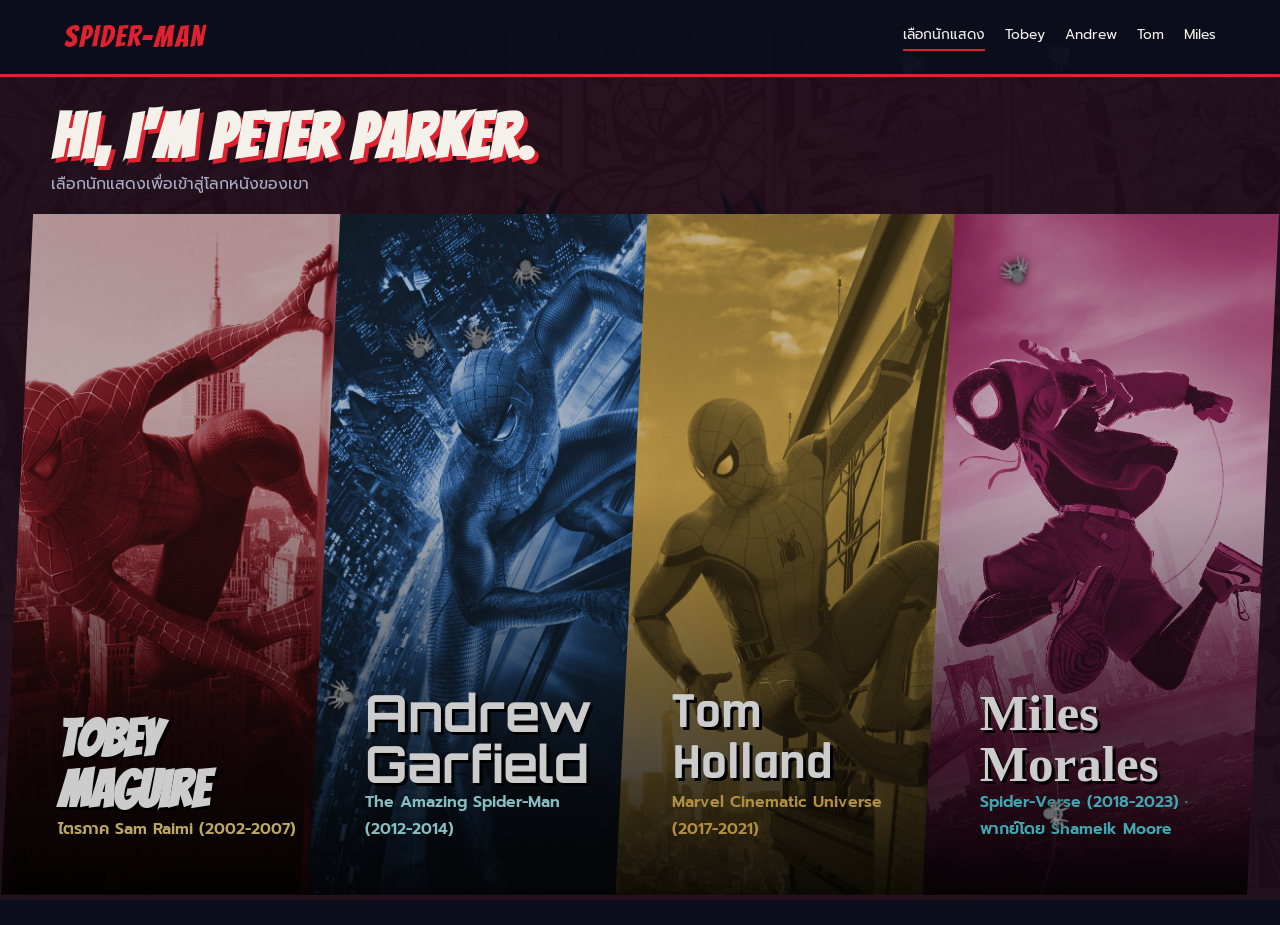
<file: index.html>
<!DOCTYPE html>
<html lang="th">
<head>
<meta charset="UTF-8">
<meta name="viewport" content="width=device-width, initial-scale=1.0">
<title>Spider-Man เลือกนักแสดง</title>
<link href="https://fonts.googleapis.com/css2?family=Bangers&family=Permanent+Marker&family=Orbitron:wght@700;900&family=Rajdhani:wght@600;700&family=Prompt:wght@400;600;800&display=swap" rel="stylesheet">
<link rel="stylesheet" href="style.css">
</head>
<body data-actor="home">
<header><a href="index.html" class="logo">SPIDER-MAN</a><nav id="links"></nav></header>
<section class="pick">
  <h1>Hi, I'm Peter Parker.</h1>
  <p>เลือกนักแสดงเพื่อเข้าสู่โลกหนังของเขา</p>
</section>
<main id="actors" class="actors"></main>
<div id="bugs" aria-hidden="true"></div>
<svg id="webs" aria-hidden="true"></svg>
<script src="script.js"></script>
</body>
</html>
</file>
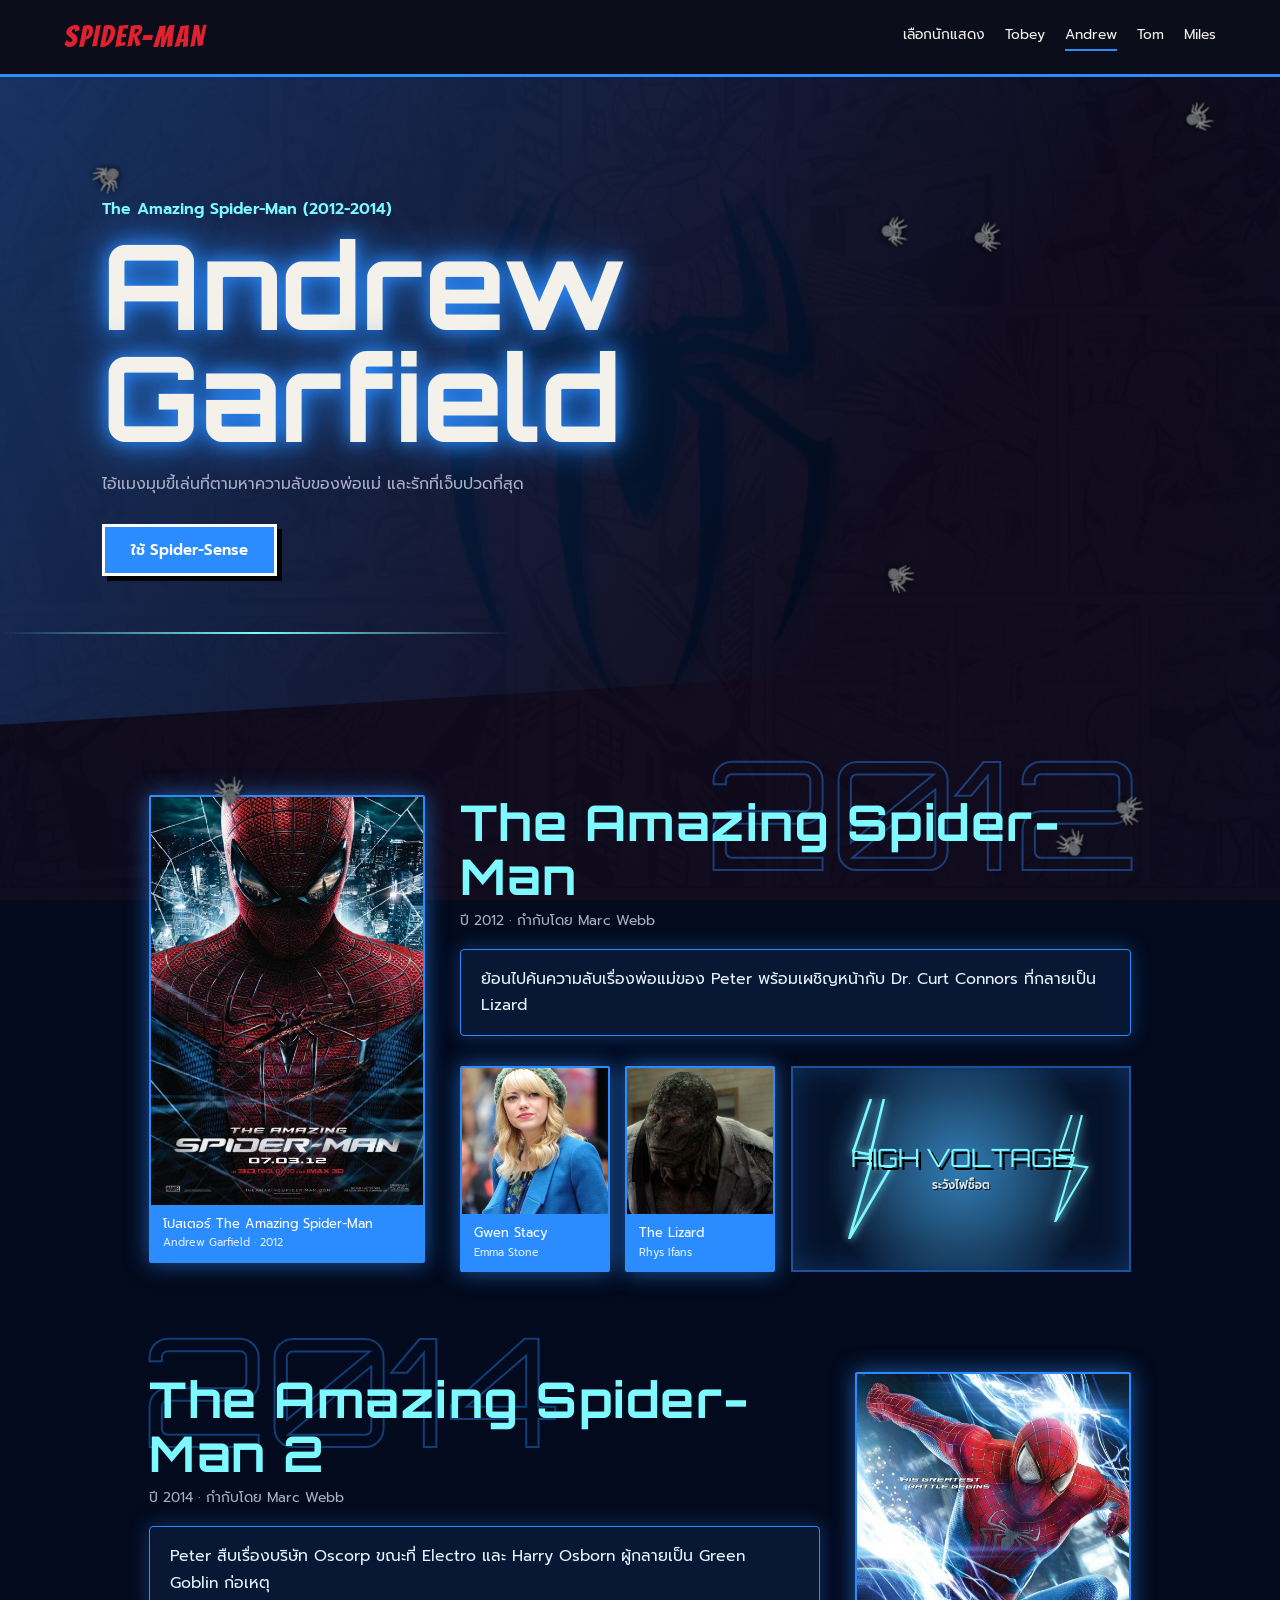
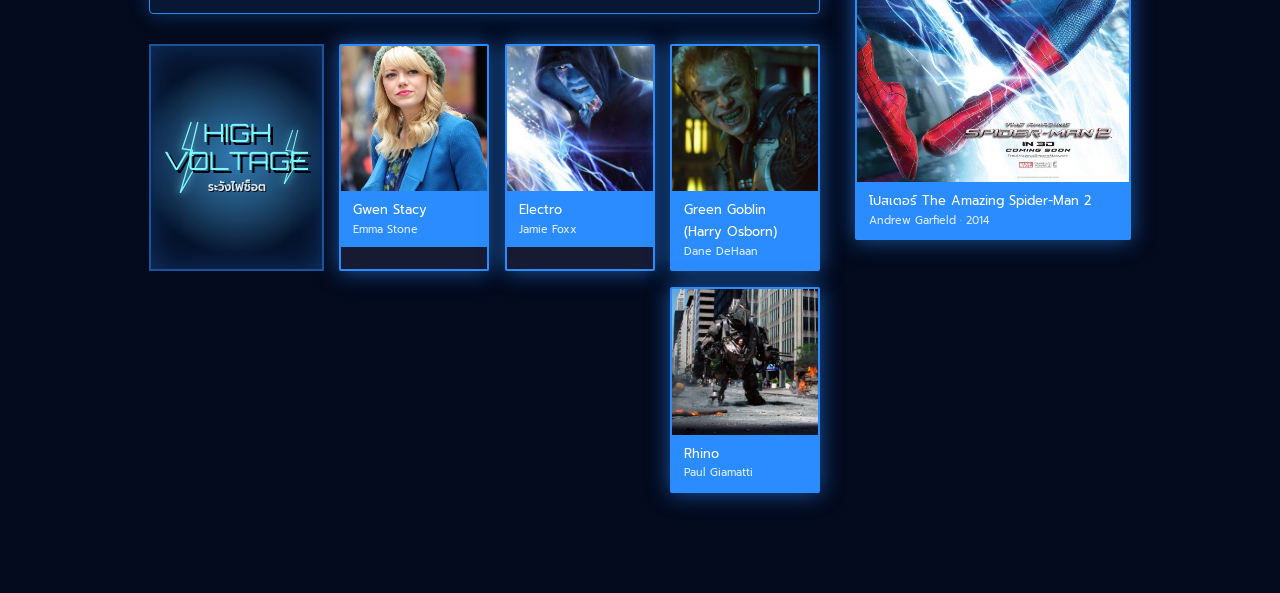
<file: andrew.html>
<!DOCTYPE html>
<html lang="th">
<head>
<meta charset="UTF-8">
<meta name="viewport" content="width=device-width, initial-scale=1.0">
<title>Spider-Man</title>
<link href="https://fonts.googleapis.com/css2?family=Bangers&family=Permanent+Marker&family=Orbitron:wght@700;900&family=Rajdhani:wght@600;700&family=Prompt:wght@400;600;800&display=swap" rel="stylesheet">
<link rel="stylesheet" href="style.css">
</head>
<body class="t-andrew" data-actor="andrew">
<header><a href="index.html" class="logo">SPIDER-MAN</a><nav id="links"></nav></header>
<section class="hero">
  <div class="thread"><span class="spider">🕷️</span></div>
  <div class="hero-text">
    <p class="era" id="heroEra"></p>
    <h1 id="heroName"></h1>
    <p class="tag" id="heroTag"></p>
    <button id="sense" class="btn">ใช้ Spider-Sense</button>
  </div>
</section>
<main id="chapters"></main>
<div id="modal" class="modal" hidden><div class="modal-box"><button id="close" class="close" aria-label="ปิด">✕</button><div id="modalBody"></div></div></div>
<div id="bugs" aria-hidden="true"></div>
<svg id="webs" aria-hidden="true"></svg>
<script src="script.js"></script>
</body>
</html>
</file>
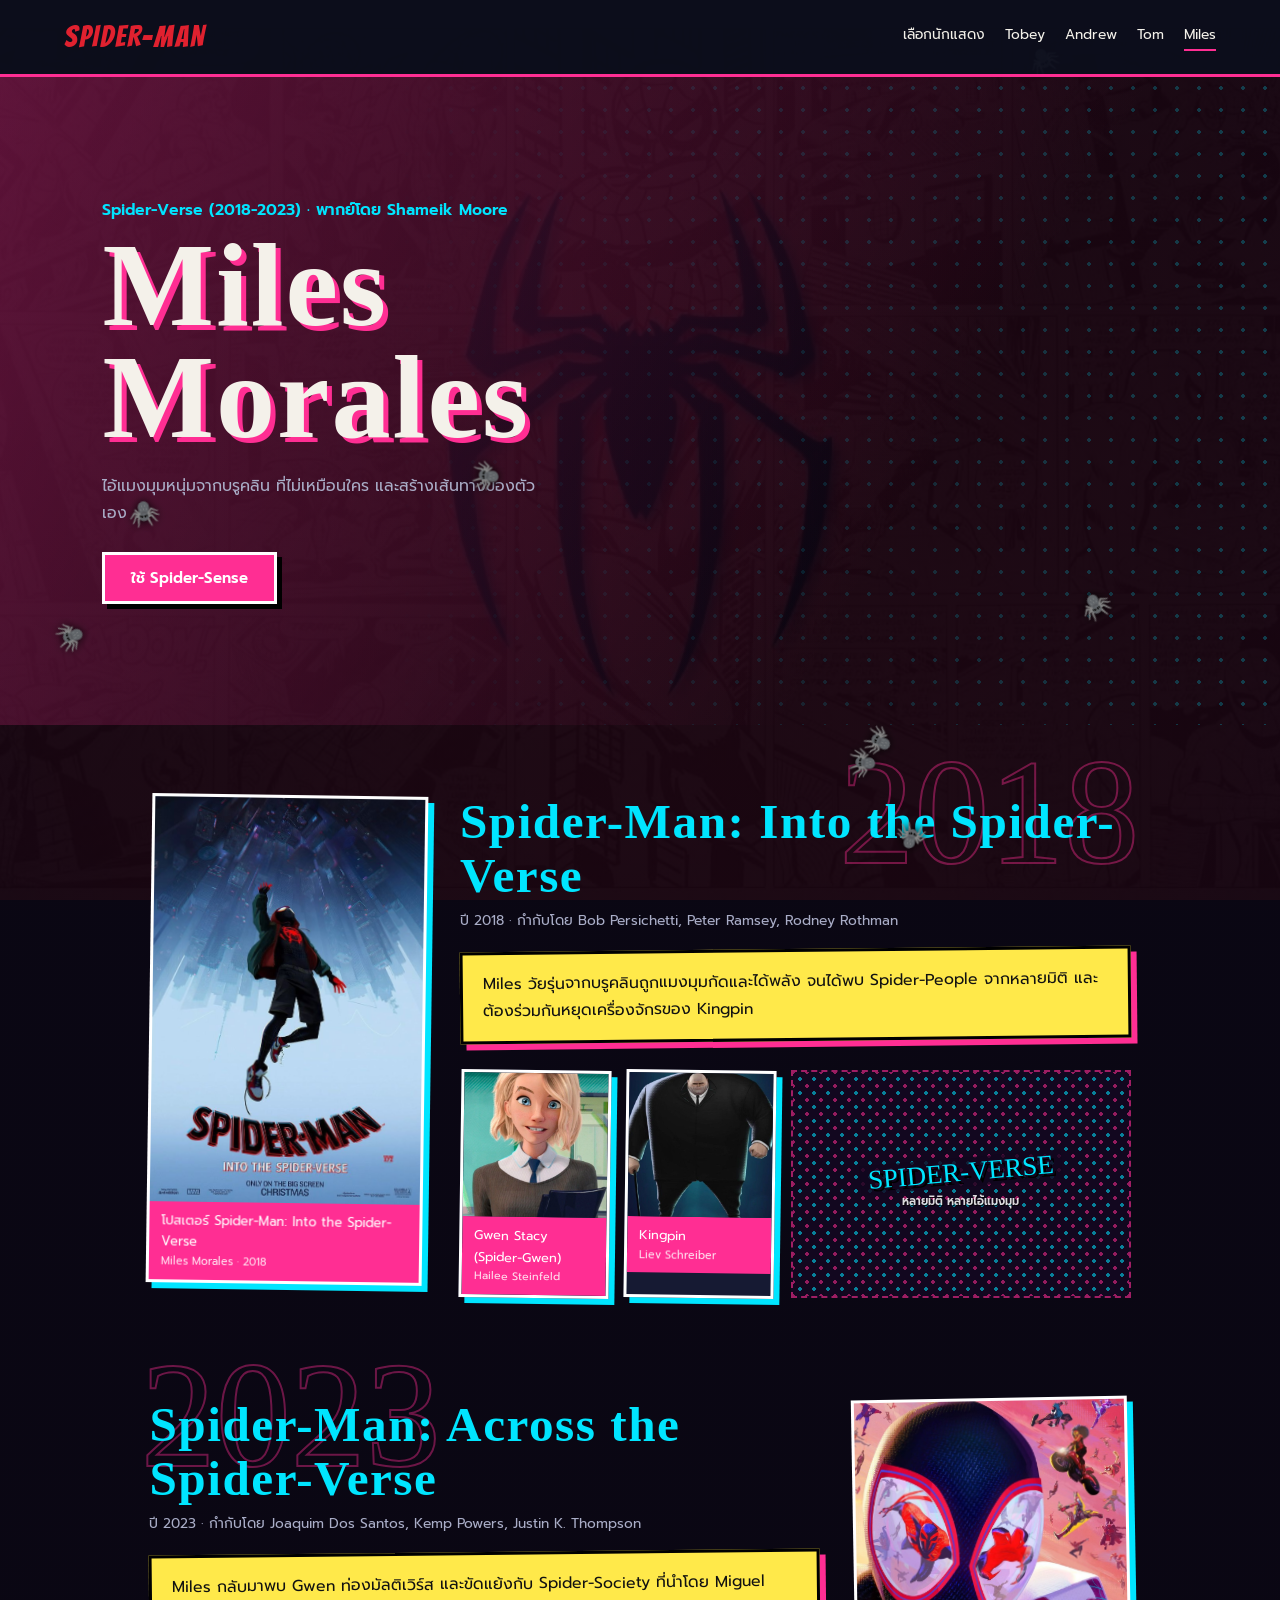
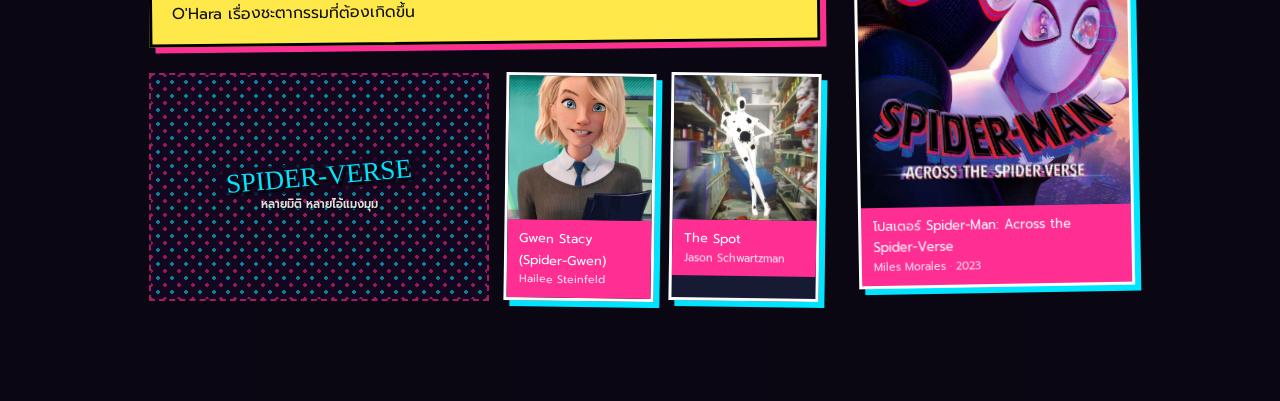
<file: miles.html>
<!DOCTYPE html>
<html lang="th">
<head>
<meta charset="UTF-8">
<meta name="viewport" content="width=device-width, initial-scale=1.0">
<title>Spider-Man</title>
<link href="https://fonts.googleapis.com/css2?family=Bangers&family=Permanent+Marker&family=Orbitron:wght@700;900&family=Rajdhani:wght@600;700&family=Prompt:wght@400;600;800&display=swap" rel="stylesheet">
<link rel="stylesheet" href="style.css">
</head>
<body class="t-miles" data-actor="miles">
<header><a href="index.html" class="logo">SPIDER-MAN</a><nav id="links"></nav></header>
<section class="hero">
  <div class="thread"><span class="spider">🕷️</span></div>
  <div class="hero-text">
    <p class="era" id="heroEra"></p>
    <h1 id="heroName"></h1>
    <p class="tag" id="heroTag"></p>
    <button id="sense" class="btn">ใช้ Spider-Sense</button>
  </div>
</section>
<main id="chapters"></main>
<div id="modal" class="modal" hidden><div class="modal-box"><button id="close" class="close" aria-label="ปิด">✕</button><div id="modalBody"></div></div></div>
<div id="bugs" aria-hidden="true"></div>
<svg id="webs" aria-hidden="true"></svg>
<script src="script.js"></script>
</body>
</html>
</file>
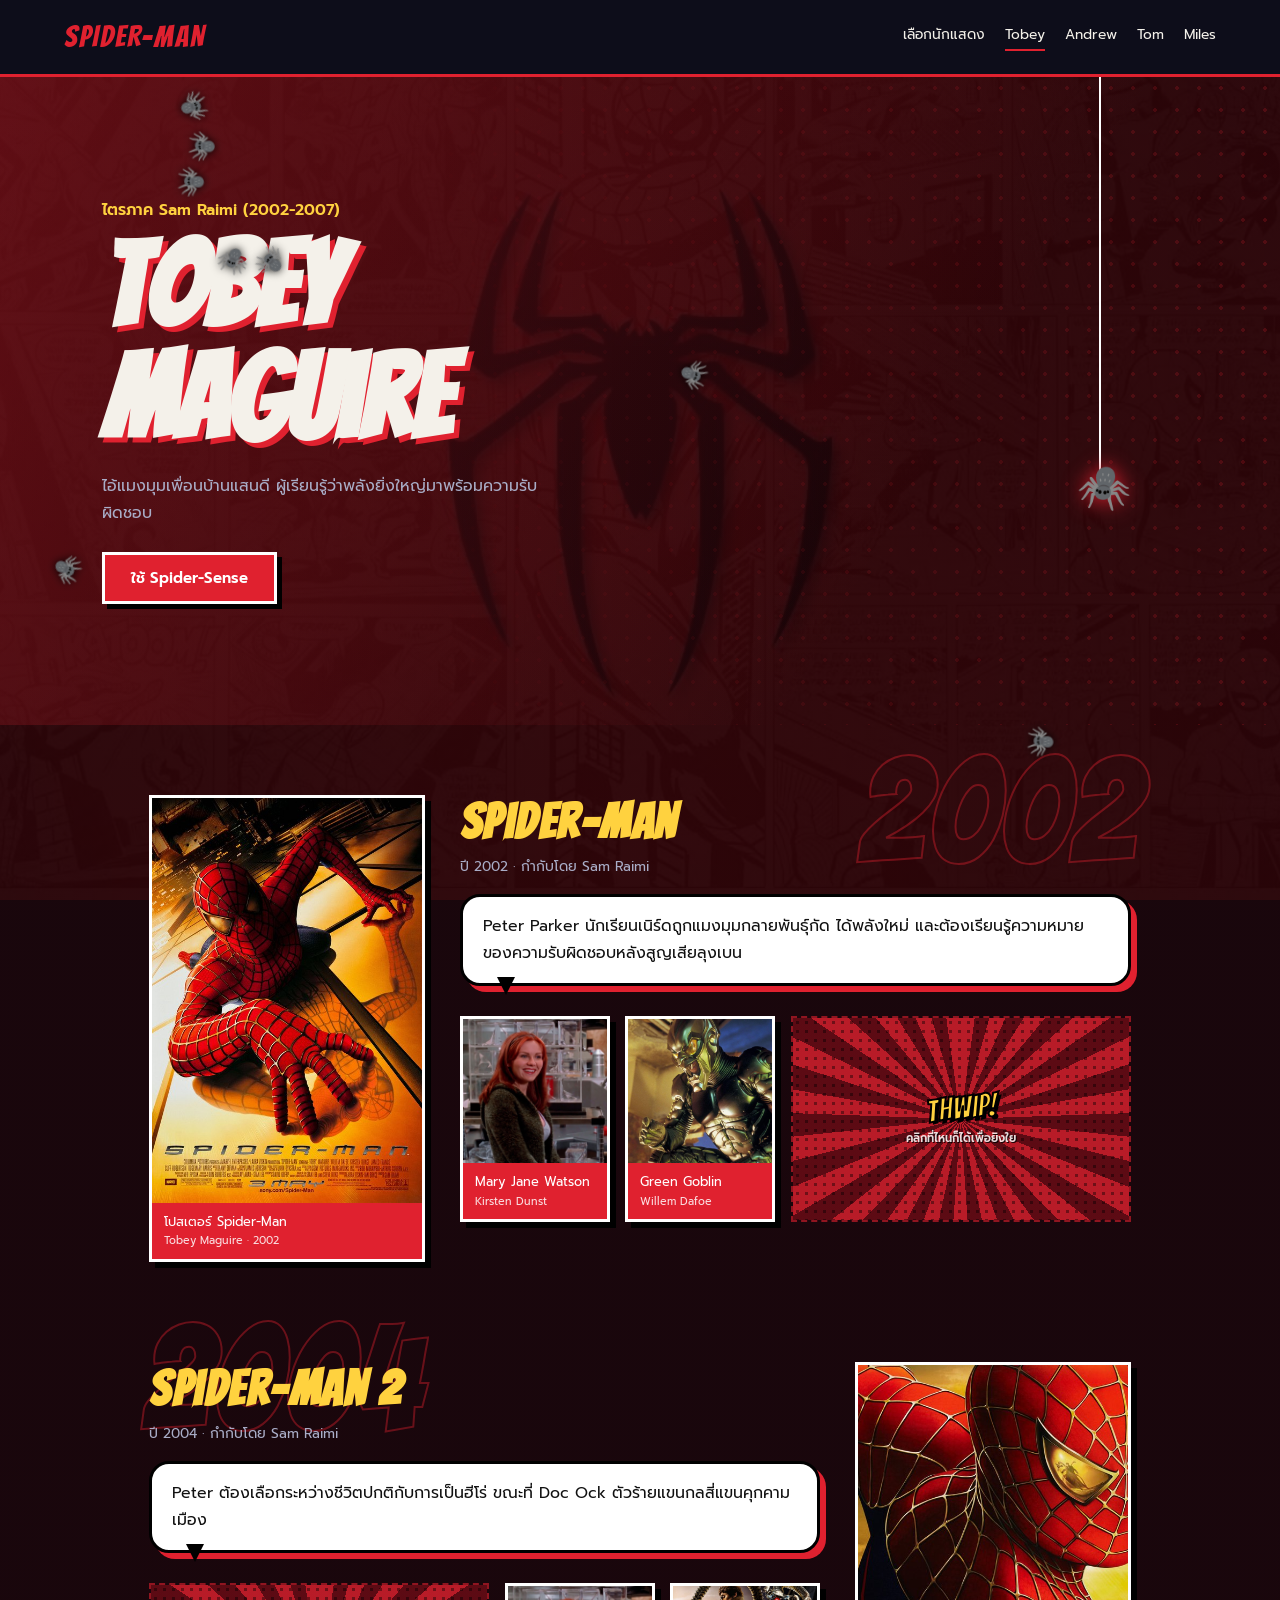
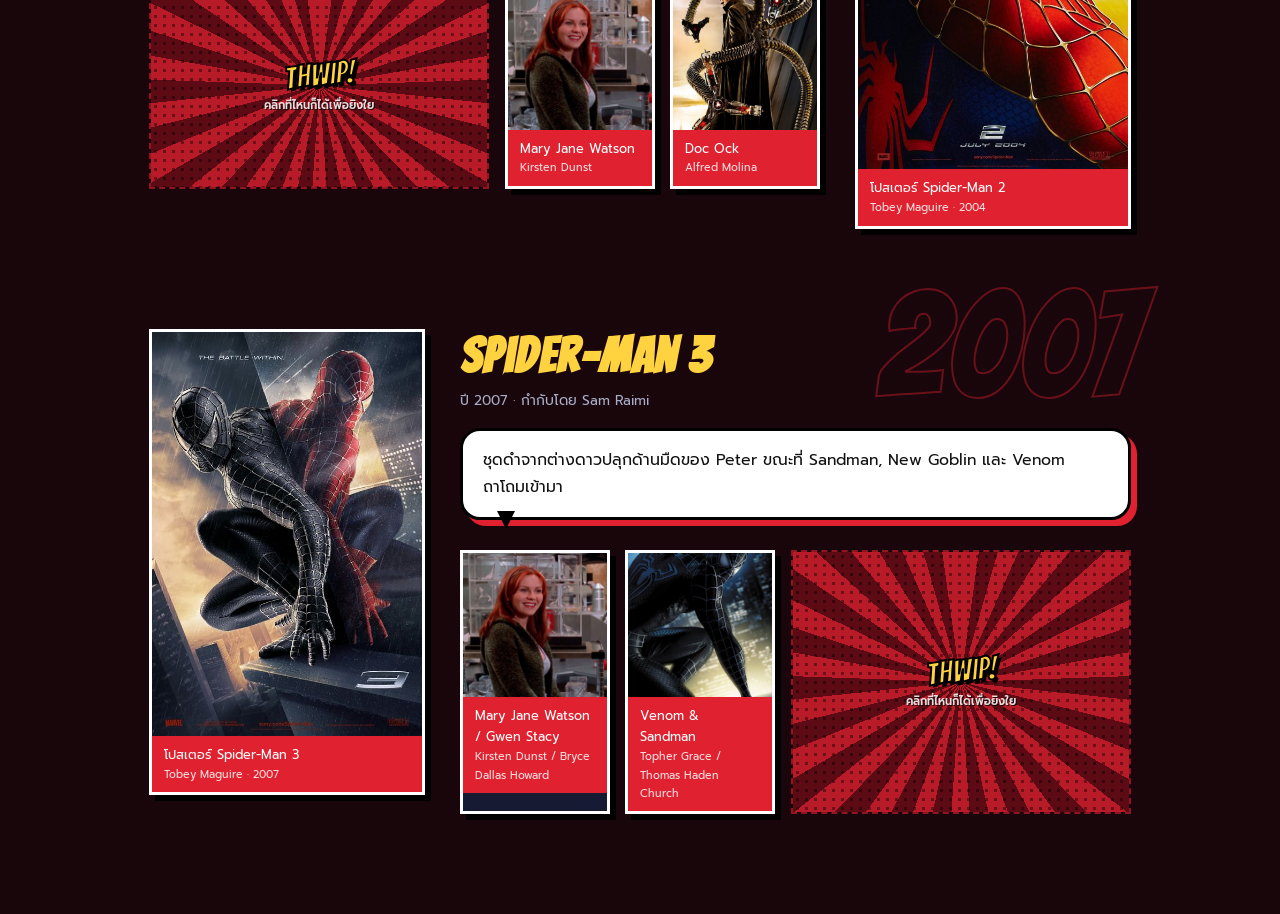
<file: tobey.html>
<!DOCTYPE html>
<html lang="th">
<head>
<meta charset="UTF-8">
<meta name="viewport" content="width=device-width, initial-scale=1.0">
<title>Spider-Man</title>
<link href="https://fonts.googleapis.com/css2?family=Bangers&family=Permanent+Marker&family=Orbitron:wght@700;900&family=Rajdhani:wght@600;700&family=Prompt:wght@400;600;800&display=swap" rel="stylesheet">
<link rel="stylesheet" href="style.css">
</head>
<body class="t-tobey" data-actor="tobey">
<header><a href="index.html" class="logo">SPIDER-MAN</a><nav id="links"></nav></header>
<section class="hero">
  <div class="thread"><span class="spider">🕷️</span></div>
  <div class="hero-text">
    <p class="era" id="heroEra"></p>
    <h1 id="heroName"></h1>
    <p class="tag" id="heroTag"></p>
    <button id="sense" class="btn">ใช้ Spider-Sense</button>
  </div>
</section>
<main id="chapters"></main>
<div id="modal" class="modal" hidden><div class="modal-box"><button id="close" class="close" aria-label="ปิด">✕</button><div id="modalBody"></div></div></div>
<div id="bugs" aria-hidden="true"></div>
<svg id="webs" aria-hidden="true"></svg>
<script src="script.js"></script>
</body>
</html>
</file>
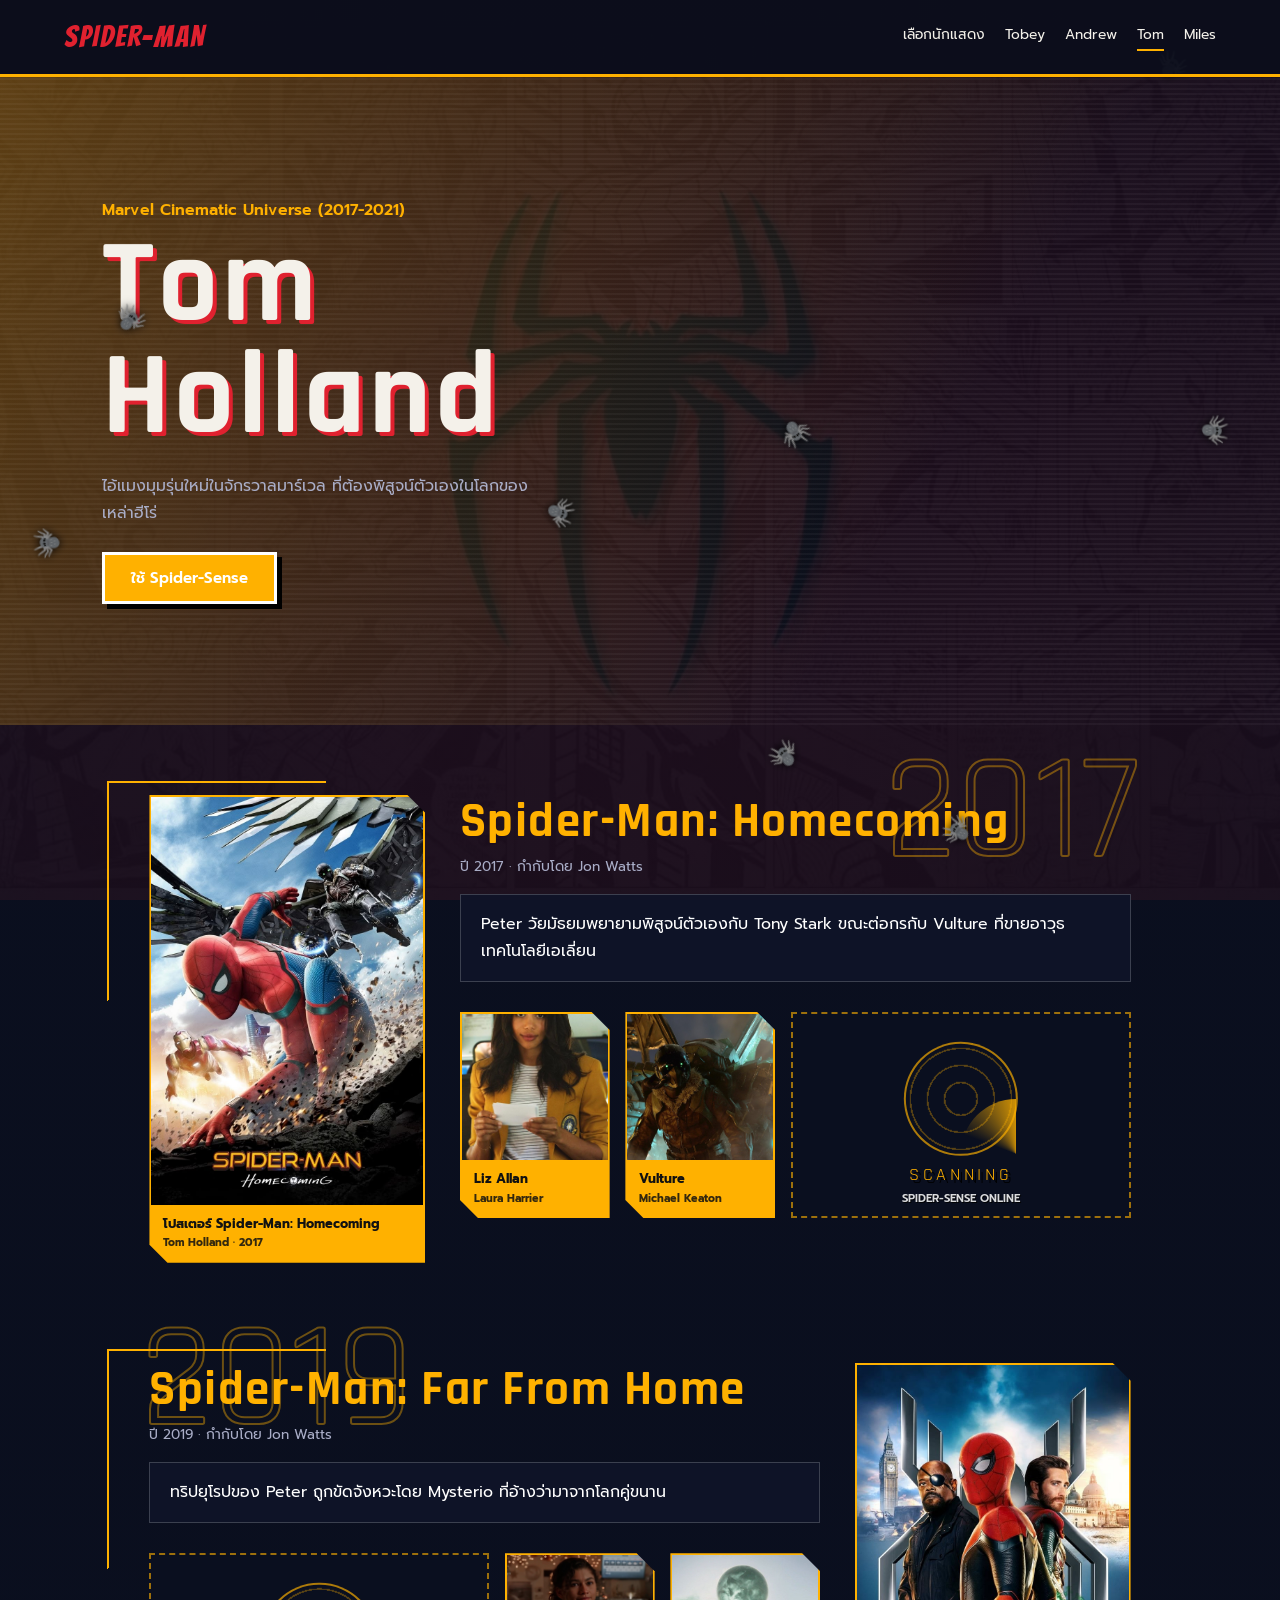
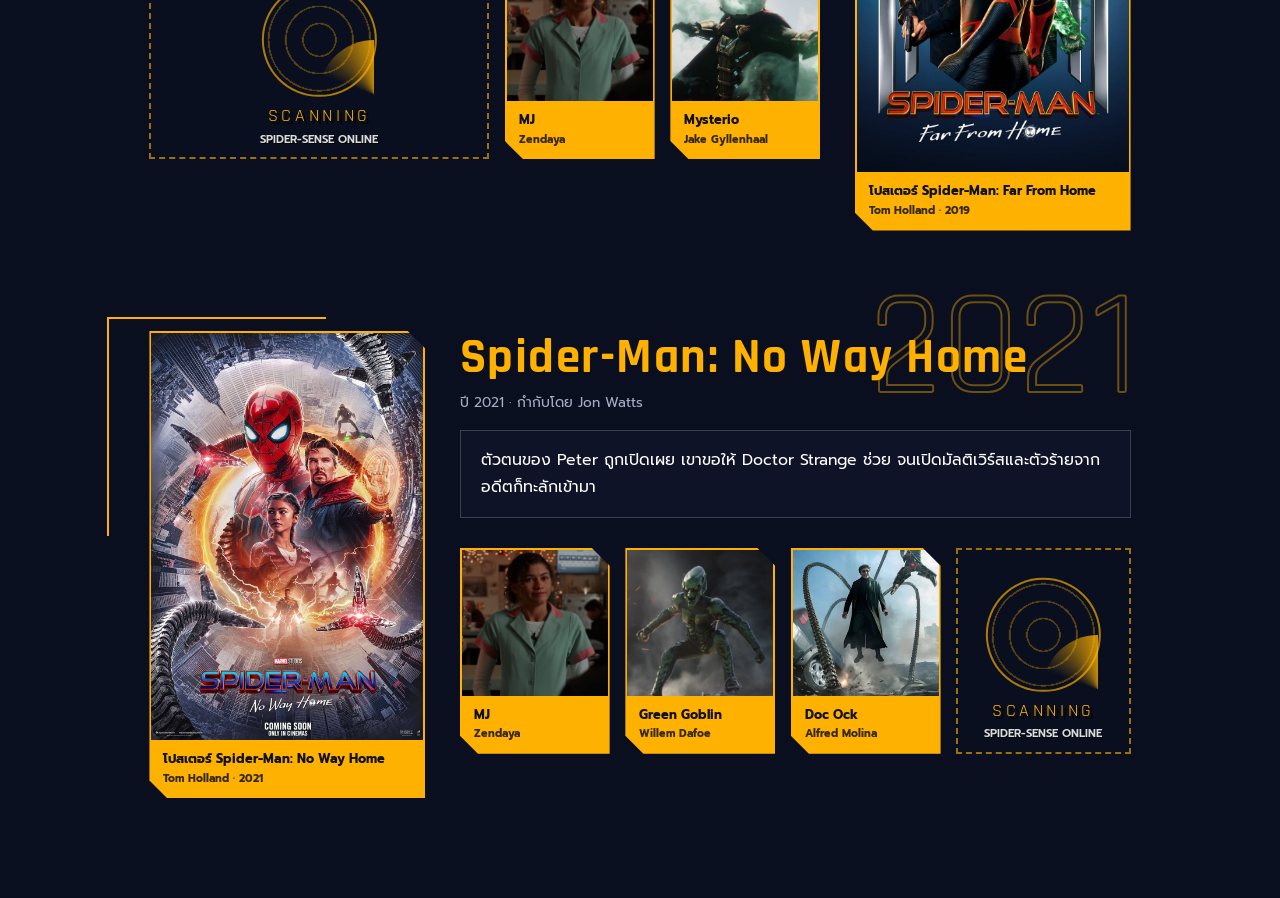
<file: tom.html>
<!DOCTYPE html>
<html lang="th">
<head>
<meta charset="UTF-8">
<meta name="viewport" content="width=device-width, initial-scale=1.0">
<title>Spider-Man</title>
<link href="https://fonts.googleapis.com/css2?family=Bangers&family=Permanent+Marker&family=Orbitron:wght@700;900&family=Rajdhani:wght@600;700&family=Prompt:wght@400;600;800&display=swap" rel="stylesheet">
<link rel="stylesheet" href="style.css">
</head>
<body class="t-tom" data-actor="tom">
<header><a href="index.html" class="logo">SPIDER-MAN</a><nav id="links"></nav></header>
<section class="hero">
  <div class="thread"><span class="spider">🕷️</span></div>
  <div class="hero-text">
    <p class="era" id="heroEra"></p>
    <h1 id="heroName"></h1>
    <p class="tag" id="heroTag"></p>
    <button id="sense" class="btn">ใช้ Spider-Sense</button>
  </div>
</section>
<main id="chapters"></main>
<div id="modal" class="modal" hidden><div class="modal-box"><button id="close" class="close" aria-label="ปิด">✕</button><div id="modalBody"></div></div></div>
<div id="bugs" aria-hidden="true"></div>
<svg id="webs" aria-hidden="true"></svg>
<script src="script.js"></script>
</body>
</html>
</file>
<file: style.css>
:root { --ink: #0c0e1c; --panel: #161a33; --text: #f4f1ea; --muted: #a9adc7; --red: #e0212f; --yellow: #ffd23f; }

/* ธีมของแต่ละนักแสดง */
.t-tobey  { --accent: #e0212f; --hi: #ffd23f; --tint: #1c0509d6; --display: 'Bangers', cursive; --border: 3px solid #fff; --shadow: 6px 6px 0 #000; --rs: 0; --bub-bg: #fff; --bub-fg: #111; --bub-border: 3px solid #000; --rb: 20px; --bub-shadow: 6px 6px 0 var(--accent); }
.t-andrew { --accent: #2b8cff; --hi: #7df9ff; --tint: #020a1ee6; --display: 'Orbitron', sans-serif; --border: 2px solid var(--accent); --shadow: 0 0 22px #2b8cff99; --rs: 2px; --bub-bg: #0b1b3acc; --bub-fg: #e8f3ff; --bub-border: 1px solid var(--accent); --rb: 4px; --bub-shadow: 0 0 20px #2b8cff55; }
.t-tom    { --accent: #ffb100; --hi: #ffb100; --tint: #0a0f1fdb; --display: 'Rajdhani', sans-serif; --border: 2px solid var(--accent); --shadow: none; --rs: 0; --bub-bg: #0f1428e6; --bub-fg: #fff; --bub-border: 1px solid #ffffff30; --rb: 0; --bub-shadow: none; }
.t-miles  { --accent: #ff2e93; --hi: #00e5ff; --tint: #0a0612de; --display: 'Permanent Marker', cursive; --border: 3px solid #fff; --shadow: 6px 6px 0 var(--hi); --rs: 0; --bub-bg: #ffe94a; --bub-fg: #111; --bub-border: 3px solid #000; --rb: 0; --bub-shadow: 6px 6px 0 var(--accent); }
body:not([class]) { --accent: #e0212f; --hi: #ffd23f; --tint: #0c0e1cd1; --display: 'Bangers', cursive; }

* { margin: 0; padding: 0; box-sizing: border-box; }
html { scroll-behavior: smooth; }
body { background: linear-gradient(var(--tint), var(--tint)), url("images/bg.jpeg") center/cover fixed, var(--ink); color: var(--text); font-family: 'Prompt', sans-serif; line-height: 1.7; min-height: 100vh; }
:focus-visible { outline: 3px solid var(--hi); outline-offset: 2px; }

header { position: sticky; top: 0; z-index: 50; display: flex; justify-content: space-between; align-items: center; padding: 12px 6%; background: #0c0e1cf2; border-bottom: 3px solid var(--accent); }
.logo { font-family: 'Bangers', cursive; font-size: 1.875rem; letter-spacing: 2px; color: var(--red); text-decoration: none; }
nav { display: flex; gap: 20px; }
nav a { color: var(--text); text-decoration: none; font-size: 0.875rem; padding-bottom: 2px; border-bottom: 2px solid transparent; }
nav a:hover, nav a[aria-current] { border-color: var(--accent); }

/* หน้าเลือกนักแสดง */
.pick { padding: 26px 6% 18px; }
.pick h1 { font-family: 'Bangers', cursive; font-size: clamp(2.125rem, 6vw, 4rem); letter-spacing: 2px; line-height: 1.1; text-shadow: 4px 4px 0 var(--red); }
.pick p { color: var(--muted); }
.actors { display: flex; height: calc(100vh - 190px); min-height: 480px; padding: 0 2% 30px; }
.actor-card { position: relative; flex: 1; margin: 0 -2%; overflow: hidden; display: flex; align-items: flex-end; color: #fff; text-decoration: none; clip-path: polygon(9% 0, 100% 0, 91% 100%, 0 100%); background: var(--accent); transition: flex .5s cubic-bezier(.3, 1.3, .5, 1), filter .3s; filter: saturate(.55) brightness(.8); }
.actor-card img { position: absolute; inset: 0; width: 100%; height: 100%; object-fit: cover; mix-blend-mode: luminosity; opacity: .75; transition: transform .6s, mix-blend-mode .3s; }
.actor-card::after { content: ""; position: absolute; inset: 0; background: linear-gradient(to top, #000d, transparent 60%); }
.actors:hover .actor-card { flex: .8; }
.actor-card:hover, .actor-card:focus-visible { flex: 2.4 !important; filter: none; }
.actor-card:hover img { transform: scale(1.08); mix-blend-mode: normal; opacity: 1; }
.ac-text { position: relative; z-index: 2; padding: 0 16% 30px 16%; }
.ac-text h2 { font-family: var(--display); font-size: clamp(1.875rem, 4vw, 3.375rem); line-height: 1; text-shadow: 3px 3px 0 #000; }
.ac-text p { color: var(--hi); font-weight: 600; }
.ac-text span { display: block; font-size: 0.8125rem; opacity: 0; transform: translateY(10px); transition: .3s .1s; }
.actor-card:hover .ac-text span { opacity: 1; transform: none; }

/* HERO ของหน้านักแสดง */
.hero { position: relative; min-height: 72vh; display: flex; align-items: center; padding: 60px 8%; overflow: hidden; background: linear-gradient(120deg, color-mix(in srgb, var(--accent) 30%, transparent), transparent 70%); margin-bottom: 70px; }
.hero::before { content: ""; position: absolute; inset: 0; background-image: radial-gradient(var(--accent) 2px, transparent 2px); background-size: 22px 22px; opacity: .2; -webkit-mask-image: linear-gradient(to left, #000, transparent 70%); mask-image: linear-gradient(to left, #000, transparent 70%); }
.hero-text { position: relative; max-width: 640px; }
.era { color: var(--hi); font-weight: 600; margin-bottom: 6px; }
.hero h1 { font-family: var(--display); font-size: clamp(3rem, 10vw, 7.5rem); line-height: .95; text-shadow: 5px 5px 0 var(--accent); margin-bottom: 18px; }
.hero p.tag { color: var(--muted); max-width: 440px; margin-bottom: 26px; }
.btn { display: inline-block; padding: 12px 26px; background: var(--accent); color: #fff; font: 600 15px 'Prompt', sans-serif; text-decoration: none; cursor: pointer; border: 3px solid #fff; box-shadow: 5px 5px 0 #000; transition: transform .15s, box-shadow .15s; }
.btn:hover { transform: translate(-2px, -2px); box-shadow: 7px 7px 0 #000; }
.btn:active { transform: translate(3px, 3px); box-shadow: 2px 2px 0 #000; }

/* Tobey: ใยแมงมุมห้อย */
.thread { position: absolute; right: 14%; top: 0; width: 2px; height: 46vh; background: #fff; transform-origin: top; animation: swing 4s ease-in-out infinite; }
.spider { position: absolute; bottom: -34px; left: -22px; font-size: 2.75rem; filter: drop-shadow(0 0 10px var(--red)); }
@keyframes swing { 0%, 100% { transform: rotate(14deg); } 50% { transform: rotate(-14deg); } }
.t-andrew .thread, .t-tom .thread, .t-miles .thread, .t-andrew .hero::before { display: none; }

/* Andrew: ไฟฟ้า + ขอบเฉียง */
.t-andrew .hero { clip-path: polygon(0 0, 100% 0, 100% 88%, 0 100%); padding-bottom: 90px; }
.t-andrew .hero h1 { text-shadow: 0 0 18px var(--accent), 0 0 40px var(--accent); animation: flicker 3.5s infinite; }
.t-andrew .hero::after { content: ""; position: absolute; left: 0; right: 0; bottom: 14%; height: 2px; background: linear-gradient(90deg, transparent, var(--hi), transparent); background-size: 40% 100%; background-repeat: no-repeat; animation: zap 2.2s linear infinite; }
@keyframes flicker { 0%, 100%, 40%, 44%, 90% { opacity: 1; } 42%, 92% { opacity: .55; } 94% { opacity: .85; } }
@keyframes zap { from { background-position: -50% 0; } to { background-position: 150% 0; } }

/* Tom: HUD สีทอง */
.t-tom .hero::before { background: repeating-linear-gradient(0deg, #ffffff0a 0 2px, transparent 2px 5px); opacity: 1; -webkit-mask-image: none; mask-image: none; }
.t-tom .hero::after { content: ""; position: absolute; left: 0; right: 0; height: 90px; top: -90px; background: linear-gradient(transparent, #ffb10033, transparent); animation: scan 4.5s linear infinite; }
@keyframes scan { to { transform: translateY(110vh); } }
.t-tom .hero h1 { letter-spacing: 4px; text-shadow: 4px 4px 0 #e0212f; }
.t-tom .slot { clip-path: polygon(0 0, calc(100% - 18px) 0, 100% 18px, 100% 100%, 18px 100%, 0 calc(100% - 18px)); }
.t-tom .chapter::before { content: ""; position: absolute; inset: -14px 3% -14px 3%; border: 0 solid var(--accent); border-top-width: 2px; border-left-width: 2px; border-image: linear-gradient(135deg, var(--accent) 0 14%, transparent 14% 86%, var(--accent) 86%) 1; pointer-events: none; }

/* Miles: กราฟฟิตี้ + ภาพเหลื่อมสี Spider-Verse */
.t-miles .hero h1 { letter-spacing: 2px; animation: rgb 2.6s steps(1) infinite; }
@keyframes rgb {
  0%, 100% { text-shadow: -4px 0 #00e5ff, 4px 0 #ff2e93; transform: none; }
  20% { text-shadow: 6px 0 #00e5ff, -6px 0 #ff2e93; transform: translateX(3px) skewX(-3deg); }
  24% { text-shadow: -3px 2px #00e5ff, 3px -2px #ff2e93; transform: none; }
  60% { text-shadow: -4px 0 #00e5ff, 4px 0 #ff2e93; transform: translateX(-2px); }
}
.t-miles .hero::before { background-image: radial-gradient(#00e5ff 2px, transparent 2px); opacity: .25; }
.t-miles .story { transform: rotate(-.6deg); }
.t-miles .slot { transform: rotate(.8deg); }
.t-miles .chapter:nth-child(even) .slot.poster { transform: rotate(-1deg); }

/* บทของแต่ละภาค */
.chapter { position: relative; max-width: 1100px; margin: 0 auto 100px; padding: 0 6%; display: grid; grid-template-columns: 280px 1fr; gap: 34px; }
.chapter:nth-child(even) { grid-template-columns: 1fr 280px; }
.chapter:nth-child(even) > .slot.poster { order: 2; }
.year { position: absolute; top: -58px; right: 6%; font: 400 clamp(70px, 14vw, 150px)/1 var(--display); color: transparent; -webkit-text-stroke: 2px var(--accent); opacity: .4; pointer-events: none; }
.chapter:nth-child(even) .year { right: auto; left: 6%; }
.info { position: relative; align-self: center; }
.info h3 { font-family: var(--display); font-size: clamp(1.875rem, 5vw, 3.125rem); letter-spacing: 1.5px; color: var(--hi); line-height: 1.1; }
.meta { color: var(--muted); font-size: 0.875rem; margin: 6px 0 16px; }
.story { background: var(--bub-bg); color: var(--bub-fg); border: var(--bub-border); border-radius: var(--rb); box-shadow: var(--bub-shadow); padding: 16px 20px; max-width: 62ch; margin-bottom: 30px; position: relative; }
.t-tobey .story::after { content: ""; position: absolute; left: 34px; bottom: -21px; border: 9px solid transparent; border-top: 18px solid #000; }
.cast { display: grid; grid-template-columns: repeat(2, 1fr); gap: 16px; }

.slot { margin: 0; position: relative; background: var(--panel); border: var(--border); box-shadow: var(--shadow); border-radius: var(--rs); overflow: hidden; cursor: pointer; transition: transform .2s; }
.slot:hover { transform: rotate(-1.2deg) scale(1.02); }
.slot img { display: block; width: 100%; object-fit: cover; }
.slot.poster img { aspect-ratio: 2/3; }
.slot.mini img { aspect-ratio: 1/1; }
.slot figcaption { padding: 8px 12px; font-size: 0.8125rem; background: var(--accent); color: #fff; }
.t-tom .slot figcaption { color: #111; font-weight: 700; }
.slot figcaption small { display: block; opacity: .85; font-size: 0.6875rem; }
.slot[data-kind=poster]::after { content: ""; position: absolute; inset: 0; pointer-events: none; background: linear-gradient(115deg, transparent 35%, #ffffff66 50%, transparent 65%); transform: translateX(-120%); }
.slot[data-kind=poster]:hover::after { transform: translateX(120%); transition: transform .8s; }
.slot[data-kind=love]:hover::before { content: "💗"; position: absolute; right: 10px; bottom: 60px; font-size: 1.75rem; z-index: 2; animation: rise 1s infinite; }
@keyframes rise { from { transform: translateY(0); opacity: 1; } to { transform: translateY(-70px) scale(1.4); opacity: 0; } }
.slot[data-kind=villain]:hover { border-color: var(--red); box-shadow: 0 0 0 3px var(--red), 0 0 30px var(--red); animation: tremble .25s infinite; }
@keyframes tremble { 0%, 100% { transform: translate(0); } 25% { transform: translate(-3px, 2px) rotate(-1deg); } 75% { transform: translate(3px, -2px) rotate(1deg); } }

/* Modal */
.modal { position: fixed; inset: 0; z-index: 100; background: #000c; display: flex; align-items: center; justify-content: center; padding: 20px; }
.modal[hidden] { display: none; }
.modal-box { position: relative; max-width: 780px; width: 100%; max-height: 90vh; overflow: auto; background: var(--panel); border: 4px solid #fff; box-shadow: 10px 10px 0 var(--accent); animation: pop-in .3s; }
@keyframes pop-in { from { opacity: 0; transform: scale(.94); } }
.modal-body { display: grid; grid-template-columns: 1fr 1fr; }
.modal-body img { width: 100%; height: 100%; max-height: 70vh; object-fit: cover; }
.modal-text { padding: 28px; }
.modal-text h4 { font-family: var(--display); font-size: 2.125rem; color: var(--hi); line-height: 1.1; }
.modal-text .actor { color: var(--muted); margin-bottom: 12px; }
.close { position: absolute; top: 8px; right: 8px; z-index: 2; width: 38px; height: 38px; background: var(--red); color: #fff; border: 2px solid #fff; cursor: pointer; font-size: 1rem; }

/* Spider-Sense */
body.sense { animation: shake .5s; }
body.sense::after { content: ""; position: fixed; inset: 0; pointer-events: none; z-index: 90; box-shadow: inset 0 0 120px 30px var(--red); animation: flash .9s forwards; }
@keyframes shake { 0%, 100% { transform: none; } 20% { transform: translate(-6px, 3px); } 40% { transform: translate(6px, -3px); } 60% { transform: translate(-4px, -2px); } 80% { transform: translate(4px, 2px); } }
@keyframes flash { from { opacity: 1; } to { opacity: 0; } }

/* แมงมุมเดิน + ใยกระจายตรงจุดคลิก + คำเสียง */
.bug { position: fixed; left: 0; top: 0; z-index: 40; font-size: 1.625rem; cursor: crosshair; user-select: none; will-change: transform; filter: drop-shadow(0 0 4px #000); }
.bug i { display: inline-block; font-style: normal; animation: skit .16s infinite alternate; }
@keyframes skit { from { transform: scale(1); } to { transform: scale(.82, 1.08) rotate(8deg); } }
#webs { position: fixed; inset: 0; width: 100%; height: 100%; pointer-events: none; z-index: 80; }
.web { fill: none; stroke: #fff; stroke-width: 1.6; stroke-linecap: round; stroke-dasharray: 1; stroke-dashoffset: 1; filter: drop-shadow(0 0 2px #fff); animation: draw .35s ease-out forwards, fade .5s 1s forwards; }
@keyframes draw { to { stroke-dashoffset: 0; } }
@keyframes fade { to { opacity: 0; } }
.pop { position: fixed; z-index: 96; pointer-events: none; font: 400 44px 'Bangers', 'Prompt', cursive; letter-spacing: 2px; -webkit-text-stroke: 2px #000; text-shadow: 4px 4px 0 #000; animation: burst .9s ease-out forwards; }
@keyframes burst { 0% { transform: translate(-50%, -50%) scale(.2) rotate(-12deg); opacity: 1; } 30% { transform: translate(-50%, -70%) scale(1.25) rotate(6deg); } 100% { transform: translate(-50%, -160%) scale(1) rotate(-4deg); opacity: 0; } }

/* ===== ปรับขนาดให้พอดีทุกหน้าจอ / ทุกระดับซูม ===== */
html { font-size: clamp(14px, calc(10px + .45vw), 24px); }
header { padding: .75rem max(5%, calc((100% - 85rem) / 2)); }
.pick, .actors { max-width: 90rem; margin-inline: auto; }
.pick { padding: 1.6rem 4% 1rem; }
.actors { height: clamp(30rem, calc(100vh - 12rem), 46rem); }
.chapter { max-width: 72rem; grid-template-columns: 17.5rem 1fr; gap: 2.2rem; align-items: start; }
.chapter:nth-child(even) { grid-template-columns: 1fr 17.5rem; }
.chapter > .slot.poster { align-self: start; position: sticky; top: 5.5rem; }
.info { align-self: start; }
.cast { display: flex; flex-wrap: wrap; gap: 1rem; }
.slot.mini { width: 9.5rem; }
.story { max-width: none; }
/* ภาคที่โปสเตอร์อยู่ขวา ให้การ์ดชิดขวาติดโปสเตอร์ จะได้สมมาตรกับภาคที่โปสเตอร์อยู่ซ้าย */
.chapter:nth-child(even) .cast { justify-content: flex-end; }

/* ===== กล่องกิมมิกข้างการ์ด (เติมพื้นที่ว่าง) ===== */
.deco { position: relative; flex: 1 1 9rem; min-height: 9rem; display: flex; flex-direction: column; align-items: center; justify-content: center; overflow: hidden; text-align: center; font-family: var(--display); color: var(--hi); border: 2px dashed color-mix(in srgb, var(--accent) 60%, transparent); }
.deco::before, .deco::after { content: ""; position: absolute; pointer-events: none; }
.deco b { position: relative; z-index: 2; font-weight: 400; font-size: 1.6rem; line-height: 1.1; text-shadow: 3px 3px 0 #000; padding: 0 .5rem; }
.deco small { position: relative; z-index: 2; font: 600 .72rem 'Prompt', sans-serif; color: #fff; opacity: .85; margin-top: .3rem; padding: 0 .5rem; text-shadow: 1px 1px 0 #000; }
.chapter:nth-child(even) .deco { order: -1; }

/* Tobey: รังสีการ์ตูนหมุนช้าๆ */
.t-tobey .deco::before { inset: -80%; background: repeating-conic-gradient(var(--accent) 0 8deg, #6d0c16 8deg 16deg); animation: spin 24s linear infinite; opacity: .8; }
.t-tobey .deco::after { inset: 0; background: radial-gradient(#0006 1.5px, transparent 1.5px) 0 0/9px 9px; }
.t-tobey .deco b { -webkit-text-stroke: 2px #000; font-size: 2rem; transform: rotate(-6deg); }
.t-tobey .deco:hover::before { animation-duration: 3s; }
@keyframes spin { to { transform: rotate(360deg); } }

/* Andrew: สายฟ้ากะพริบ */
.t-andrew .deco { border-style: solid; border-color: #2b8cff88; background: #06122a; box-shadow: inset 0 0 30px #2b8cff44; }
.t-andrew .deco::before { inset: 0; background:
  url("data:image/svg+xml,%3Csvg xmlns='http://www.w3.org/2000/svg' viewBox='0 0 100 160'%3E%3Cpolyline points='55,0 35,60 58,64 30,160 78,78 52,74 70,0' fill='none' stroke='%237df9ff' stroke-width='3'/%3E%3C/svg%3E") 12% 50%/26% auto no-repeat,
  url("data:image/svg+xml,%3Csvg xmlns='http://www.w3.org/2000/svg' viewBox='0 0 100 160'%3E%3Cpolyline points='55,0 35,60 58,64 30,160 78,78 52,74 70,0' fill='none' stroke='%237df9ff' stroke-width='3'/%3E%3C/svg%3E") 90% 50%/20% auto no-repeat,
  radial-gradient(circle, #2b8cff66, transparent 70%); animation: bolt 2.4s steps(1) infinite; filter: drop-shadow(0 0 4px #7df9ff); }
@keyframes bolt { 0%, 100% { opacity: 1; } 10% { opacity: .15; } 14% { opacity: 1; } 55% { opacity: .3; } 58% { opacity: 1; } 80% { opacity: .1; } }

/* Tom: เรดาร์ HUD */
.t-tom .deco { justify-content: flex-end; padding-bottom: .6rem; background: #0a0f1f; }
.t-tom .deco b { font-size: 1.15rem; letter-spacing: .2em; }
.t-tom .deco::after { left: 50%; top: 42%; width: min(70%, 7rem); aspect-ratio: 1; transform: translate(-50%, -50%); border-radius: 50%; border: 2px solid #ffb100aa; background: repeating-radial-gradient(circle, transparent 0 20%, #ffb10055 20% 22%); }
.t-tom .deco::before { left: 50%; top: 42%; width: min(70%, 7rem); aspect-ratio: 1; border-radius: 50%; background: conic-gradient(from 0deg, transparent 0 290deg, #ffb100cc 360deg); animation: sweep 2.6s linear infinite; z-index: 1; }
@keyframes sweep { from { transform: translate(-50%, -50%) rotate(0); } to { transform: translate(-50%, -50%) rotate(360deg); } }
.t-tom .deco small { animation: blink 1.2s steps(1) infinite; }
@keyframes blink { 50% { opacity: .2; } }

/* Miles: ฮาล์ฟโทนเหลื่อมสี + กราฟฟิตี้ */
.t-miles .deco { background: #12071f; }
.t-miles .deco::before { inset: 0; background: radial-gradient(#00e5ff 2px, transparent 2px) 0 0/14px 14px, radial-gradient(#ff2e93 2px, transparent 2px) 7px 7px/14px 14px; opacity: .55; animation: halftone 3s linear infinite; }
.t-miles .deco b { font-size: 1.7rem; transform: rotate(-5deg); animation: rgb 2.6s steps(1) infinite; background: #12071fcc; }
@keyframes halftone { to { background-position: 14px 14px, 21px 21px; } }

@media (max-width: 760px) {
  .actors { flex-direction: column; height: auto; padding-bottom: 20px; }
  .actor-card { height: 32vh; min-height: 200px; margin: -14px 0; clip-path: polygon(0 8%, 100% 0, 100% 92%, 0 100%); flex: none !important; filter: none; }
  .ac-text span { opacity: 1; transform: none; }
  .ac-text { padding: 0 8% 28px; }
  .chapter, .chapter:nth-child(even) { grid-template-columns: 1fr; }
  .chapter:nth-child(even) > .slot.poster { order: 0; }
  .slot.poster { max-width: 260px; }
  .modal-body { grid-template-columns: 1fr; }
  .chapter, .chapter:nth-child(even) { grid-template-columns: 1fr; }
  .chapter > .slot.poster { position: static; width: 100%; max-width: 16rem; }
  .slot.mini { width: calc(50% - .5rem); }
  .actors { height: auto; }
  .chapter:nth-child(even) .cast { justify-content: flex-start; }
  .deco, .chapter:nth-child(even) .deco { flex: 1 1 100%; min-height: 6.5rem; order: 0; }
  .thread { right: 8%; }
  nav { gap: 12px; } nav a { font-size: 0.75rem; }
}
@media (prefers-reduced-motion: reduce) { *, *::before, *::after { animation: none !important; transition: none !important; } }
</file>
